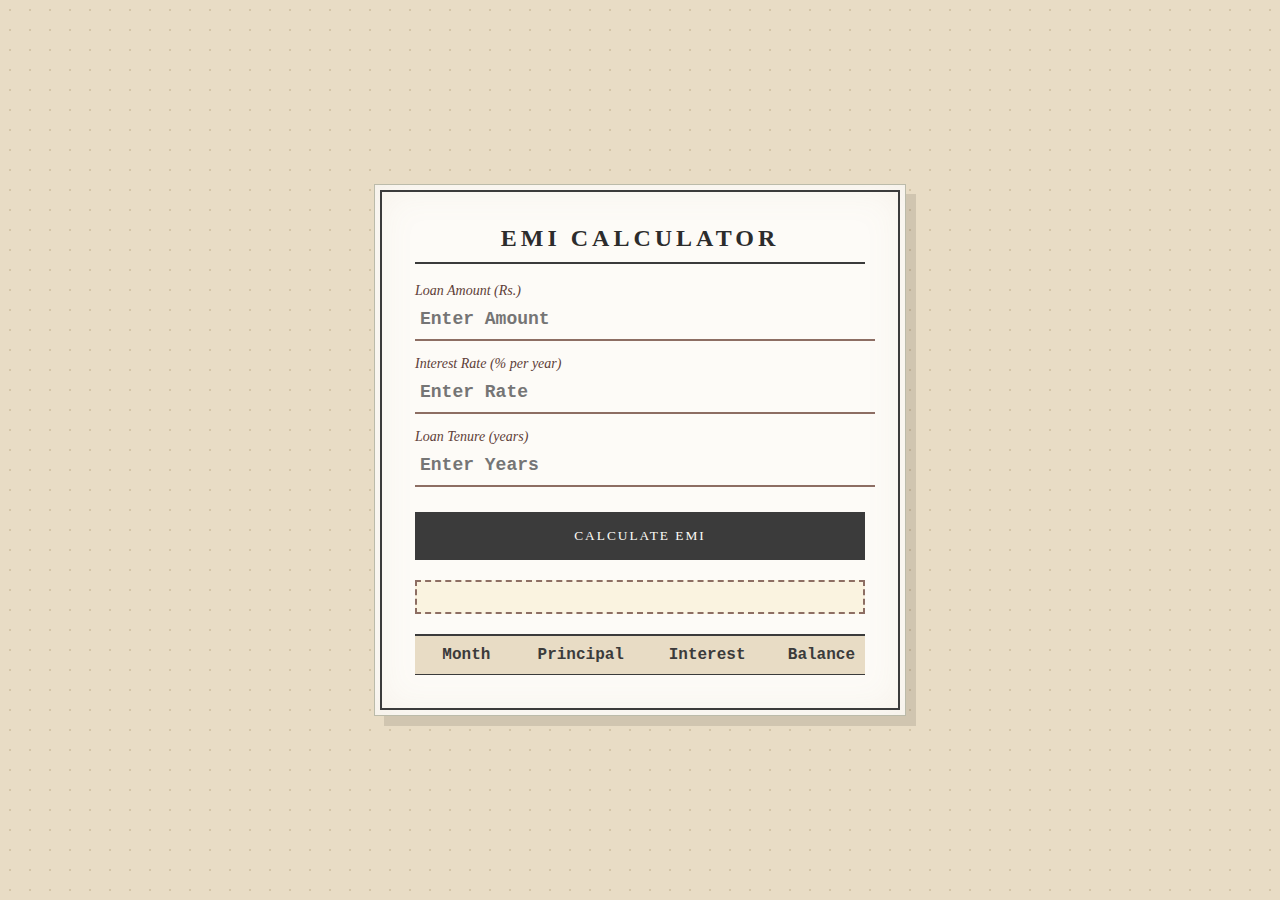
<file: 2-loan-calculator/index.html>
<!DOCTYPE html>
<html lang="en">
<head>
    <meta charset="UTF-8">
    <meta name="viewport" content="width=device-width, initial-scale=1.0">
    <title>Loan EMI Calculator</title>
    <link rel="stylesheet" href="./styles.css">
</head>
<body>

    <div class="calculator-card">
        <h2>EMI Calculator</h2>
        
        <label>Loan Amount (Rs.)</label>
        <input type="number" id="amount" placeholder="Enter Amount">

        <label>Interest Rate (% per year)</label>
        <input type="number" id="interest" placeholder="Enter Rate">

        <label>Loan Tenure (years)</label>
        <input type="number" id="tenure" placeholder="Enter Years">

        <button onclick="calculateEMI()">Calculate EMI</button>

        <h3 id="emi-result"></h3>

        <div class="table-container">
            <table id="schedule-table">
                <thead>
                    <tr>
                        <th>Month</th>
                        <th>Principal</th>
                        <th>Interest</th>
                        <th>Balance</th>
                    </tr>
                </thead>
                <tbody id="table-body">
                    </tbody>
            </table>
        </div>
    </div>

    <script src="script.js"></script>
</body>
</html>
</file>
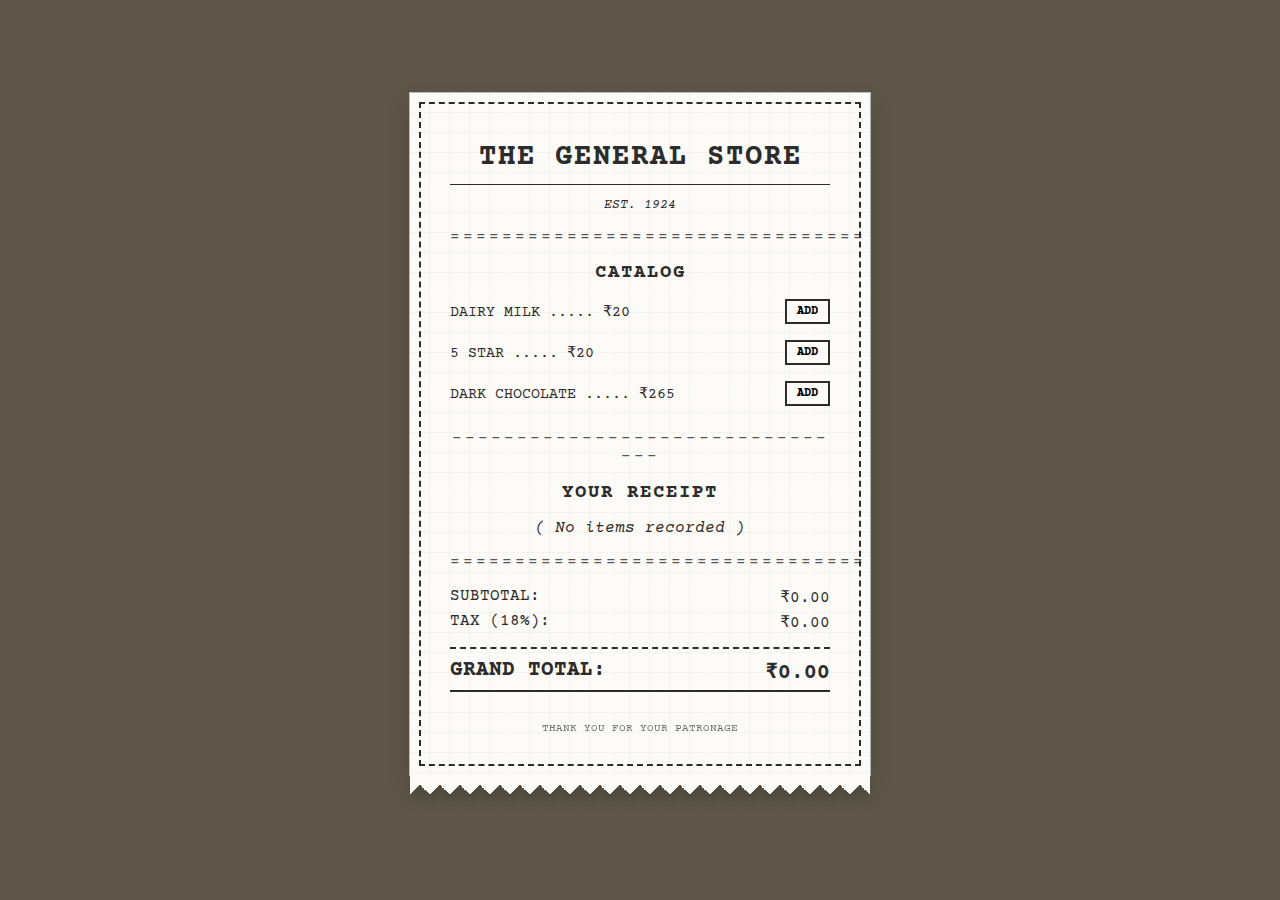
<file: 3-shopping-cart/index.html>
<!DOCTYPE html>
<html lang="en">
<head>
    <meta charset="UTF-8">
    <meta name="viewport" content="width=device-width, initial-scale=1.0">
    <title>General Store</title>
    <link href="https://fonts.googleapis.com/css2?family=Courier+Prime:wght@400;700&display=swap" rel="stylesheet">
    <link rel="stylesheet" href="styles.css">
</head>
<body>

<div class="receipt-container">
    <h2 class="store-title">THE GENERAL STORE</h2>
    <p class="date-line">EST. 1924</p>
    
    <div class="divider">================================</div>

    <h3>Catalog</h3>
    <div id="product-list"></div>

    <div class="divider">--------------------------------</div>

    <h3>Your Receipt</h3>
    <ul id="cart-list" class="cart-list"></ul>

    <div class="divider">================================</div>

    <div class="totals">
        <div class="row">
            <span>SUBTOTAL:</span>
            <span id="subtotal">₹0.00</span>
        </div>
        <div class="row">
            <span>TAX (18%):</span>
            <span id="tax">₹0.00</span>
        </div>
        <div class="row total">
            <span>GRAND TOTAL:</span>
            <span id="total">₹0.00</span>
        </div>
    </div>
    
    <div class="footer-msg">THANK YOU FOR YOUR PATRONAGE</div>
</div>

<script src="script.js"></script>

</body>
</html>
</file>
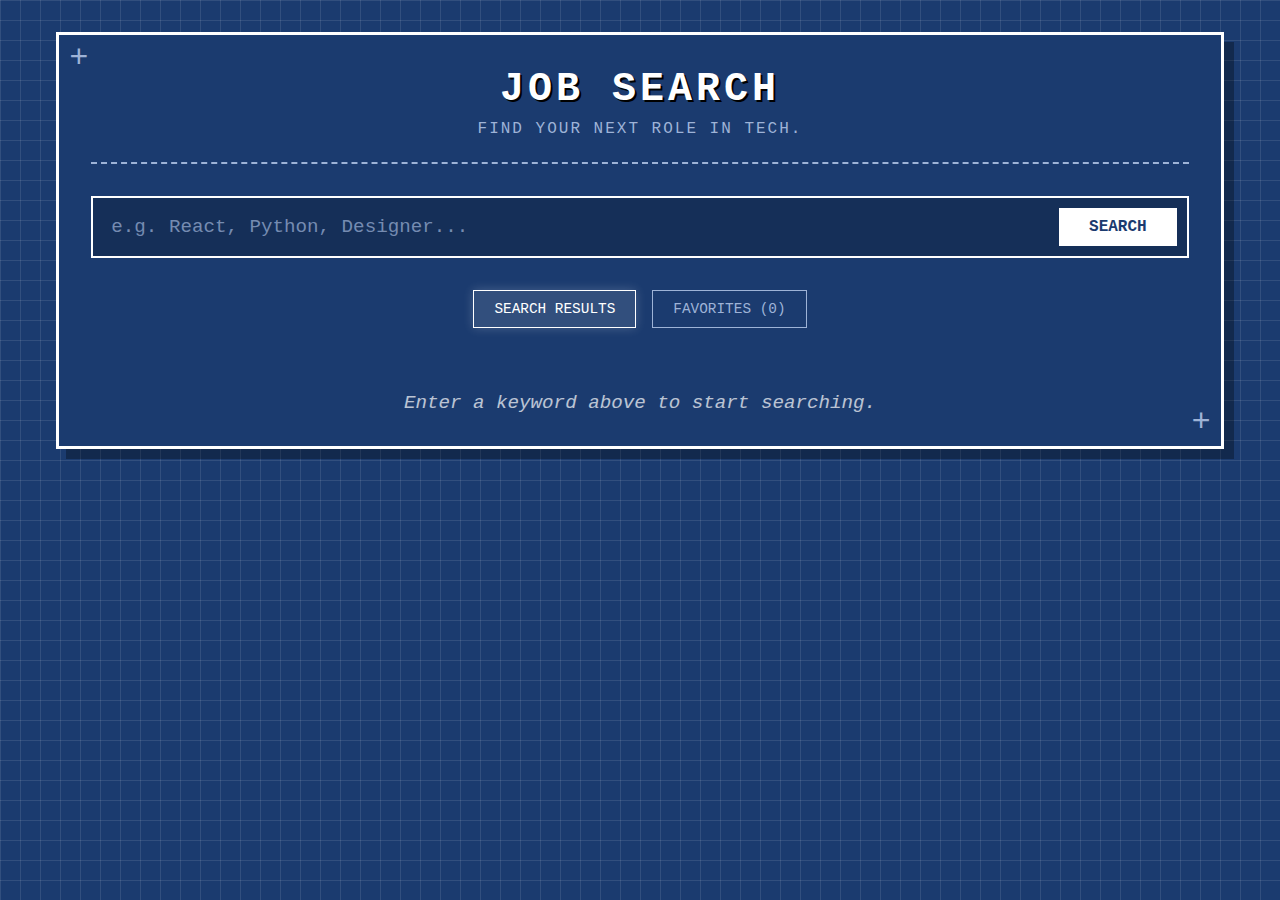
<file: 4-job-searcher/index.html>
<!DOCTYPE html>
<html lang="en">
<head>
    <meta charset="UTF-8">
    <meta name="viewport" content="width=device-width, initial-scale=1.0">
    <title>Job Search</title>
    <link rel="stylesheet" href="style.css">
</head>
<body>

    <div class="container">
        <header>
            <h1>Job Search</h1>
            <p>Find your next role in tech.</p>
        </header>

        <div class="search-box">
            <input type="text" id="searchInput" placeholder="e.g. React, Python, Designer...">
            <button id="searchBtn">Search</button>
        </div>

        <div class="tabs">
            <button class="tab-btn active" onclick="switchTab('results')">Search Results</button>
            <button class="tab-btn" onclick="switchTab('favorites')">Favorites (<span id="favCount">0</span>)</button>
        </div>

        <div id="jobContainer" class="job-list">
            <p class="placeholder-text">Enter a keyword above to start searching.</p>
        </div>
    </div>

    <script src="script.js"></script>
</body>
</html>
</file>
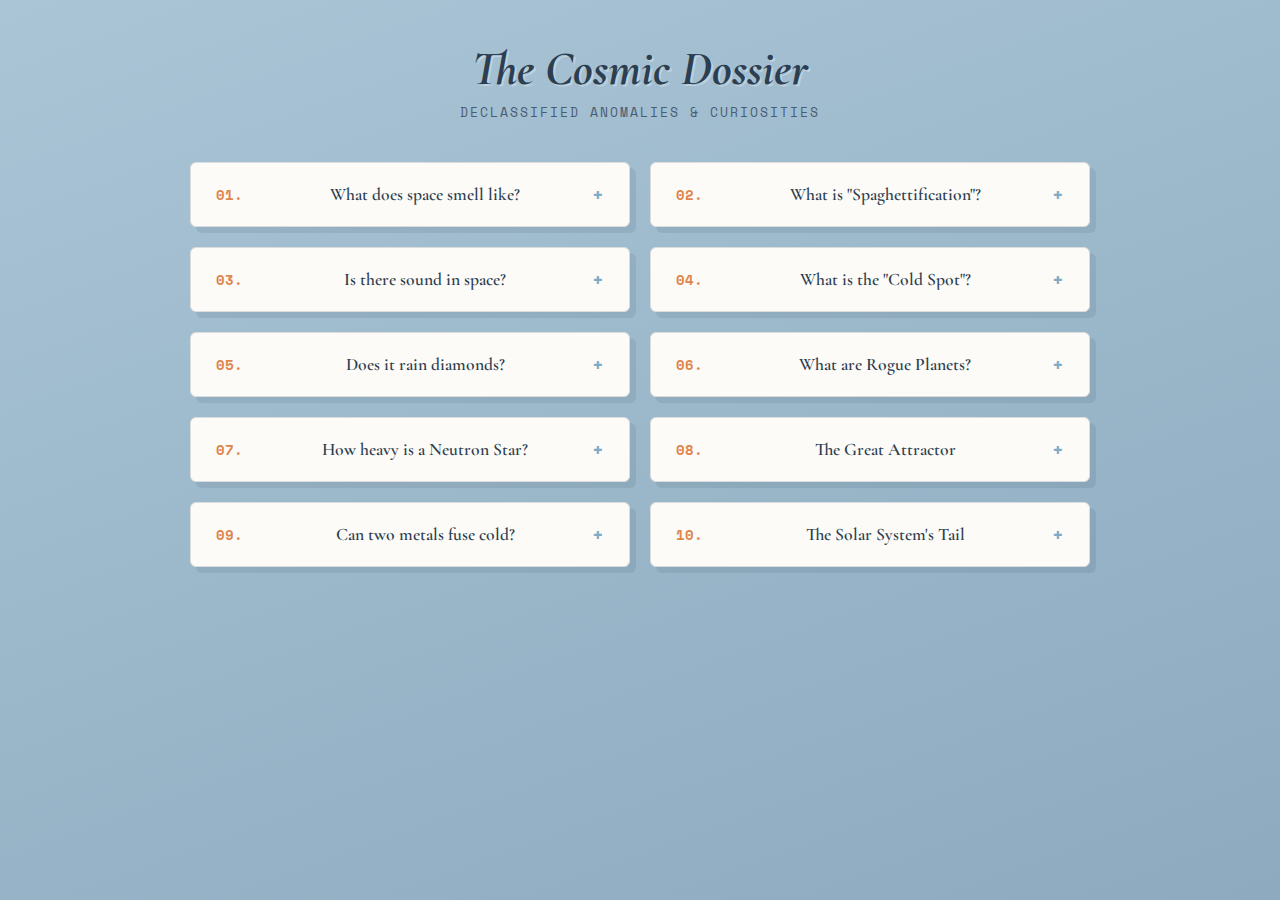
<file: 5-faq/index.html>
<!DOCTYPE html>
<html lang="en">
<head>
    <meta charset="UTF-8">
    <meta name="viewport" content="width=device-width, initial-scale=1.0">
    <title>Cosmic Dossier</title>
    <link rel="preconnect" href="https://fonts.googleapis.com">
    <link rel="preconnect" href="https://fonts.gstatic.com" crossorigin>
    <link href="https://fonts.googleapis.com/css2?family=Cormorant+Garamond:ital,wght@1,600&family=Lato:wght@400;700&family=Space+Mono&display=swap" rel="stylesheet">
    <link rel="stylesheet" href="style.css">
</head>
<body>

    <div class="main-wrapper">
        <header>
            <h1>The Cosmic Dossier</h1>
            <p>Declassified Anomalies & Curiosities</p>
        </header>

        <div class="faq-grid">
            
            <div class="accordion-item">
                <button class="accordion-header">
                    What does space smell like?
                    <span class="icon">+</span>
                </button>
                <div class="accordion-content">
                    <p>It's distinct. Astronauts describe a lingering scent of <strong>seared steak, hot metal, and welding fumes</strong>. It is believed to be the smell of dying stars (polycyclic aromatic hydrocarbons).</p>
                </div>
            </div>

            <div class="accordion-item">
                <button class="accordion-header">
                    What is "Spaghettification"?
                    <span class="icon">+</span>
                </button>
                <div class="accordion-content">
                    <p>A real scientific term. If you fall feet-first into a black hole, the gravity at your feet is so much stronger than at your head that you would be stretched into a long, thin strand of atoms.</p>
                </div>
            </div>

            <div class="accordion-item">
                <button class="accordion-header">
                    Is there sound in space?
                    <span class="icon">+</span>
                </button>
                <div class="accordion-content">
                    <p>Technically, space is a vacuum, so sound waves can't travel. However, NASA has converted electromagnetic plasma waves (like those around Saturn) into audible sound. It sounds like haunting, whistling wind.</p>
                </div>
            </div>

            <div class="accordion-item">
                <button class="accordion-header">
                    What is the "Cold Spot"?
                    <span class="icon">+</span>
                </button>
                <div class="accordion-content">
                    <p>There is a massive region in the universe that is significantly colder than its surroundings. Some theorists speculate it could be the "bruise" from a collision with a parallel universe.</p>
                </div>
            </div>

            <div class="accordion-item">
                <button class="accordion-header">
                    Does it rain diamonds?
                    <span class="icon">+</span>
                </button>
                <div class="accordion-content">
                    <p>On Neptune and Uranus, yes. The intense atmospheric pressure crushes carbon atoms into diamond crystals, which then rain down toward the planet's frozen core.</p>
                </div>
            </div>

            <div class="accordion-item">
                <button class="accordion-header">
                    What are Rogue Planets?
                    <span class="icon">+</span>
                </button>
                <div class="accordion-content">
                    <p>These are planets that do not orbit a star. They wander through the galaxy in eternal darkness. Billions of them are likely floating through the Milky Way right now.</p>
                </div>
            </div>

            <div class="accordion-item">
                <button class="accordion-header">
                    How heavy is a Neutron Star?
                    <span class="icon">+</span>
                </button>
                <div class="accordion-content">
                    <p>Incredibly dense. A single teaspoon of a neutron star would weigh about <strong>6 billion tons</strong>—roughly the same weight as Mount Everest.</p>
                </div>
            </div>

            <div class="accordion-item">
                <button class="accordion-header">
                    The Great Attractor
                    <span class="icon">+</span>
                </button>
                <div class="accordion-content">
                    <p>Something massive, hundreds of millions of light-years away, is pulling our entire galaxy (and thousands of others) towards it at 1.3 million miles per hour. We can't see what it is because the Milky Way blocks our view.</p>
                </div>
            </div>

            <div class="accordion-item">
                <button class="accordion-header">
                    Can two metals fuse cold?
                    <span class="icon">+</span>
                </button>
                <div class="accordion-content">
                    <p>Yes. If two pieces of the same type of metal touch in the vacuum of space, they will permanently bond together. This is called "Cold Welding."</p>
                </div>
            </div>

            <div class="accordion-item">
                <button class="accordion-header">
                    The Solar System's Tail
                    <span class="icon">+</span>
                </button>
                <div class="accordion-content">
                    <p>Just like a comet, our solar system has a tail. It is shaped like a four-leaf clover and trails behind the sun as we orbit the center of the galaxy.</p>
                </div>
            </div>

        </div>
    </div>

    <script src="script.js"></script>
</body>
</html>
</file>
<file: 2-loan-calculator/styles.css>
body {
    background-color: #e8dcc5;
    background-image: radial-gradient(#d4c5a8 1px, transparent 1px);
    background-size: 20px 20px;
    font-family: 'Georgia', 'Times New Roman', serif;
    color: #3b3b3b;
    display: flex;
    justify-content: center;
    align-items: center;
    min-height: 100vh;
    margin: 0;
}

.calculator-card {
    background-color: #fdfbf7;
    padding: 40px;
    width: 450px;
    border: 1px solid #bba;
    box-shadow: 
        10px 10px 0 rgba(0,0,0,0.1),
        inset 0 0 40px rgba(165, 142, 100, 0.1);
    position: relative;
}

.calculator-card::before {
    content: "";
    position: absolute;
    top: 5px;
    left: 5px;
    right: 5px;
    bottom: 5px;
    border: 2px solid #3b3b3b;
    pointer-events: none;
}

h2 {
    text-align: center;
    text-transform: uppercase;
    letter-spacing: 4px;
    border-bottom: 2px solid #3b3b3b;
    padding-bottom: 10px;
    margin-top: 0;
    font-size: 24px;
    color: #2c2c2c;
}

label {
    font-size: 14px;
    font-style: italic;
    margin-top: 15px;
    display: block;
    color: #5d4037;
}

input {
    width: 100%;
    padding: 10px 5px;
    background: transparent;
    border: none;
    border-bottom: 2px solid #8d6e63;
    font-family: 'Courier New', Courier, monospace;
    font-size: 18px;
    font-weight: bold;
    color: #333;
    outline: none;
    transition: border-color 0.3s;
}

input:focus {
    border-bottom-color: #d84315;
    background-color: rgba(216, 67, 21, 0.05);
}

button {
    width: 100%;
    margin-top: 25px;
    padding: 15px;
    background-color: #3b3b3b;
    color: #fdfbf7;
    font-family: 'Georgia', serif;
    text-transform: uppercase;
    letter-spacing: 2px;
    border: 1px solid #3b3b3b;
    cursor: pointer;
    transition: all 0.3s;
}

button:hover {
    background-color: #fdfbf7;
    color: #3b3b3b;
}

#emi-result {
    text-align: center;
    font-size: 22px;
    margin: 20px 0;
    padding: 15px;
    border: 2px dashed #8d6e63;
    font-family: 'Courier New', Courier, monospace;
    font-weight: bold;
    background-color: #faf3e0;
}

.table-container {
    margin-top: 20px;
    max-height: 300px;
    overflow-y: auto;
    border-top: 2px solid #3b3b3b;
}

table {
    width: 100%;
    border-collapse: collapse;
    font-family: 'Courier New', Courier, monospace;
}

th {
    text-align: right;
    font-weight: bold;
    border-bottom: 1px solid #3b3b3b;
    padding: 10px;
    background-color: #e8dcc5;
    position: sticky;
    top: 0;
}

td {
    text-align: right;
    padding: 8px;
    border-bottom: 1px solid #d7ccc8;
    color: #4e342e;
}

::-webkit-scrollbar {
    width: 8px;
}

::-webkit-scrollbar-thumb {
    background: #8d6e63;
    border-radius: 4px;
}

::-webkit-scrollbar-track {
    background: #fdfbf7;
}
</file>
<file: 3-shopping-cart/styles.css>
body {
    background-color: #5d5648;
    font-family: 'Courier Prime', monospace; 
    display: flex;
    justify-content: center;
    align-items: center;
    min-height: 100vh;
    margin: 0;
}
.receipt-container {
    background-color: #fdfbf7;
    padding: 2.5rem;
    width: 380px;
    margin-bottom: 2rem; 
    color: #2c2c2c;
    
    border: 1px solid #bbb;      
    outline: 2px dashed #2c2c2c;  
    outline-offset: -12px;     
    
    background-image: linear-gradient(#fdfbf7 2px, transparent 2px),
    linear-gradient(90deg, #fdfbf7 2px, transparent 2px),
    linear-gradient(rgba(0,0,0,.03) 1px, transparent 1px),
    linear-gradient(90deg, rgba(0,0,0,.03) 1px, transparent 1px);
    background-size: 100px 100px, 100px 100px, 20px 20px, 20px 20px;
    background-position: -2px -2px, -2px -2px, -1px -1px, -1px -1px;
    
    position: relative; 
    box-shadow: 0 10px 20px rgba(0,0,0,0.15); 
}

.receipt-container::after {
    content: "";
    position: absolute;
    left: 0;
    bottom: -20px;
    width: 100%;
    height: 20px; 
    
    background: 
        linear-gradient(135deg, #fdfbf7 50%, transparent 50%), 
        linear-gradient(225deg, #fdfbf7 50%, transparent 50%);
    background-position: 0 0;
    background-size: 20px 20px; 
    background-repeat: repeat-x;
    
    filter: drop-shadow(0px 10px 5px rgba(0,0,0,0.1));
}

h2, h3 {
    text-align: center;
    text-transform: uppercase;
    margin: 0.5rem 0;
    font-weight: 700;
    letter-spacing: 2px;
}

.store-title {
    font-size: 1.8rem;
    border-bottom: 1px solid #2c2c2c;
    padding-bottom: 10px;
}

.date-line {
    text-align: center;
    font-size: 0.8rem;
    margin-bottom: 1rem;
    font-style: italic;
}

.divider {
    text-align: center;
    margin: 1rem 0;
    letter-spacing: 3px;
    color: #555;
    user-select: none;
}

.cart-list, #product-list {
    list-style: none;
    padding: 0;
}

.item {
    display: flex;
    justify-content: space-between;
    align-items: center;
    padding: 8px 0;
    font-size: 0.95rem;
}

button {
    background: transparent;
    border: 2px solid #2c2c2c;
    font-family: 'Courier Prime', monospace;
    font-weight: bold;
    cursor: pointer;
    text-transform: uppercase;
    font-size: 0.75rem;
    padding: 4px 10px;
    transition: all 0.2s;
}

.btn-add:hover {
    background-color: #2c2c2c;
    color: #fdfbf7;
}

.btn-remove {
    border-color: #8b0000; 
    color: #8b0000;
}

.btn-remove:hover {
    background-color: #8b0000;
    color: #fff;
}

.totals {
    margin-top: 10px;
}

.row {
    display: flex;
    justify-content: space-between;
    margin-bottom: 5px;
}

.row.total {
    margin-top: 15px;
    font-size: 1.3rem;
    font-weight: bold;
    border-top: 2px dashed #2c2c2c; 
    padding-top: 10px;
    border-bottom: 2px double #2c2c2c;
    padding-bottom: 5px;
}

.footer-msg {
    text-align: center;
    margin-top: 30px;
    font-size: 0.7rem;
    opacity: 0.7;
}
</file>
<file: 4-job-searcher/style.css>
:root {
    --blueprint-bg: #1B3B6F;
    --blueprint-line: #9EB3D7;
    --ink-white: #FFFFFF;
    --grid-color: rgba(255, 255, 255, 0.1);
    --card-bg: rgba(255, 255, 255, 0.05);
    --accent: #FFD700;
}

* {
    box-sizing: border-box;
    margin: 0;
    padding: 0;
}

body {
    background-color: var(--blueprint-bg);
    color: var(--ink-white);
    font-family: 'Courier New', Courier, monospace;
    padding: 2rem;
    min-height: 100vh;
    background-image: 
        linear-gradient(var(--grid-color) 1px, transparent 1px),
        linear-gradient(90deg, var(--grid-color) 1px, transparent 1px);
    background-size: 20px 20px;
}

.container {
    width: 96%;
    max-width: 1600px;
    margin: 0 auto;
    border: 3px solid var(--ink-white);
    padding: 2rem;
    position: relative;
    box-shadow: 10px 10px 0px rgba(0,0,0,0.3);
    background-color: var(--blueprint-bg);
}

.container::before, .container::after {
    content: '+';
    position: absolute;
    font-size: 2rem;
    color: var(--blueprint-line);
}
.container::before { top: 5px; left: 10px; }
.container::after { bottom: 5px; right: 10px; }

header {
    text-align: center;
    margin-bottom: 2rem;
    border-bottom: 2px dashed var(--blueprint-line);
    padding-bottom: 1.5rem;
}

header h1 {
    text-transform: uppercase;
    letter-spacing: 4px;
    font-size: 2.5rem;
    text-shadow: 2px 2px 0px #000;
    margin-bottom: 0.5rem;
}

header p {
    color: var(--blueprint-line);
    font-size: 1rem;
    text-transform: uppercase;
    letter-spacing: 2px;
}

.search-box {
    display: flex;
    gap: 10px;
    margin-bottom: 2rem;
    border: 2px solid var(--ink-white);
    padding: 10px;
    background: rgba(0,0,0,0.2);
}

input {
    flex: 1;
    background: transparent;
    border: none;
    color: var(--ink-white);
    font-family: inherit;
    font-size: 1.2rem;
    outline: none;
    padding: 8px;
}

input::placeholder {
    color: var(--blueprint-line);
    opacity: 0.7;
}

button#searchBtn {
    background-color: var(--ink-white);
    color: var(--blueprint-bg);
    border: none;
    font-weight: bold;
    text-transform: uppercase;
    padding: 0 30px;
    cursor: pointer;
    font-family: inherit;
    font-size: 1rem;
    transition: transform 0.1s;
}

button#searchBtn:hover {
    background-color: var(--accent);
    color: #000;
}

button#searchBtn:active {
    transform: scale(0.95);
}

.tabs {
    display: flex;
    justify-content: center;
    gap: 1rem;
    margin-bottom: 2rem;
}

.tab-btn {
    background: none;
    border: 1px solid var(--blueprint-line);
    color: var(--blueprint-line);
    padding: 10px 20px;
    cursor: pointer;
    font-family: inherit;
    text-transform: uppercase;
    font-size: 0.9rem;
    transition: all 0.2s;
}

.tab-btn.active {
    border-color: var(--ink-white);
    color: var(--ink-white);
    background-color: rgba(255,255,255,0.1);
    box-shadow: 0 0 10px rgba(255,255,255,0.2);
}

.job-list {
    display: grid;
    grid-template-columns: repeat(auto-fill, minmax(320px, 1fr)); 
    gap: 1.5rem;
}

.job-card {
    border: 2px solid var(--blueprint-line);
    padding: 1.5rem;
    background: var(--card-bg);
    position: relative;
    transition: all 0.3s;
    display: flex;
    flex-direction: column;
    justify-content: space-between;
    min-height: 220px;
}

.job-card:hover {
    border-color: var(--ink-white);
    background: rgba(255,255,255,0.1);
    transform: translateY(-5px);
    box-shadow: 5px 5px 0px rgba(0,0,0,0.5);
}

.job-title {
    font-size: 1.3rem;
    font-weight: bold;
    margin-bottom: 0.5rem;
    color: var(--accent);
    line-height: 1.4;
}

.job-company {
    text-transform: uppercase;
    font-size: 0.95rem;
    margin-bottom: 5px;
    letter-spacing: 1px;
    font-weight: bold;
}

.job-location {
    font-style: italic;
    font-size: 0.9rem;
    color: var(--blueprint-line);
    margin-bottom: 1rem;
}

.job-link {
    display: inline-block;
    color: var(--ink-white);
    text-decoration: none;
    border: 1px solid var(--ink-white);
    padding: 8px 16px;
    font-size: 0.85rem;
    text-transform: uppercase;
    text-align: center;
    margin-top: auto;
    transition: background 0.2s;
}

.job-link:hover {
    background-color: var(--ink-white);
    color: var(--blueprint-bg);
    font-weight: bold;
}

.save-btn {
    position: absolute;
    top: 1rem;
    right: 1rem;
    background: none;
    border: none;
    font-size: 1.5rem;
    cursor: pointer;
    transition: transform 0.2s;
    filter: drop-shadow(0 0 2px rgba(0,0,0,0.5));
}

.save-btn:hover {
    transform: scale(1.2);
}

.save-btn.saved {
    filter: drop-shadow(0 0 5px var(--accent));
}

.placeholder-text {
    grid-column: 1 / -1;
    text-align: center;
    font-style: italic;
    opacity: 0.7;
    margin-top: 2rem;
    font-size: 1.2rem;
}

@media (max-width: 600px) {
    body {
        padding: 1rem;
    }
    .container {
        width: 100%;
        padding: 1rem;
    }
    header h1 {
        font-size: 1.8rem;
    }
    .search-box {
        flex-direction: column;
    }
    button#searchBtn {
        width: 100%;
        padding: 10px;
    }
}
</file>
<file: 5-faq/style.css>
:root {
    --bg-color: #a9c5d6; 
    --card-bg: #fdfbf7;  
    --text-primary: #2c3e50;
    --text-secondary: #556b7f;
    --accent: #d35400; 
}

* {
    box-sizing: border-box;
    margin: 0;
    padding: 0;
}

body {
    background-color: var(--bg-color);
    background-image: 
        linear-gradient(160deg, #a9c5d6 0%, #8daabf 100%);
    
    min-height: 100vh;
    padding: 40px 20px;
    font-family: 'Lato', sans-serif;
    display: flex;
    justify-content: center;
    align-items: flex-start; 
}

body {
    counter-reset: space-facts;
}

.main-wrapper {
    width: 100%;
    max-width: 900px;
}

header {
    text-align: center;
    margin-bottom: 40px;
}

h1 {
    font-family: 'Cormorant Garamond', serif;
    font-style: italic;
    font-size: 3rem;
    color: var(--text-primary);
    margin-bottom: 5px;
    text-shadow: 2px 2px 0px rgba(255,255,255,0.3);
}

header p {
    font-family: 'Space Mono', monospace;
    color: #4a5d75;
    letter-spacing: 2px;
    text-transform: uppercase;
    font-size: 0.8rem;
}

.faq-grid {
    display: grid;
    grid-template-columns: repeat(auto-fit, minmax(350px, 1fr)); 
    gap: 20px;
    align-items: start; 
}

.accordion-item {
    background-color: var(--card-bg);
    padding: 0 25px;
    border-radius: 6px;
    box-shadow: 6px 6px 0px rgba(44, 62, 80, 0.1); 
    border: 1px solid #dcdcdc;
    transition: transform 0.2s ease;
}

.accordion-item:hover {
    transform: translateY(-2px);
    box-shadow: 8px 8px 0px rgba(44, 62, 80, 0.15);
}

.accordion-header {
    width: 100%;
    background: none;
    border: none;
    text-align: left;
    padding: 20px 0;
    font-size: 1.1rem;
    font-family: 'Cormorant Garamond', serif;
    font-weight: 600;
    color: var(--text-primary);
    cursor: pointer;
    display: flex;
    justify-content: space-between;
    align-items: center;
    line-height: 1.2;
}

.accordion-header::before {
    counter-increment: space-facts;
    content: counter(space-facts, decimal-leading-zero) ".";
    font-family: 'Space Mono', monospace;
    color: var(--accent);
    font-size: 0.9rem;
    margin-right: 15px;
    opacity: 0.7;
}

.icon {
    font-family: 'Space Mono', monospace;
    font-size: 1.2rem;
    color: #7fabc7;
}

.accordion-header.active {
    color: #000;
}

.accordion-header.active .icon {
    transform: rotate(45deg);
    color: var(--accent);
}

.accordion-content {
    max-height: 0;
    overflow: hidden;
    transition: max-height 0.4s cubic-bezier(0.25, 1, 0.5, 1);
}

.accordion-content p {
    padding-bottom: 25px;
    padding-left: 38px; 
    color: var(--text-secondary);
    line-height: 1.6;
    font-size: 0.95rem;
}
</file>
